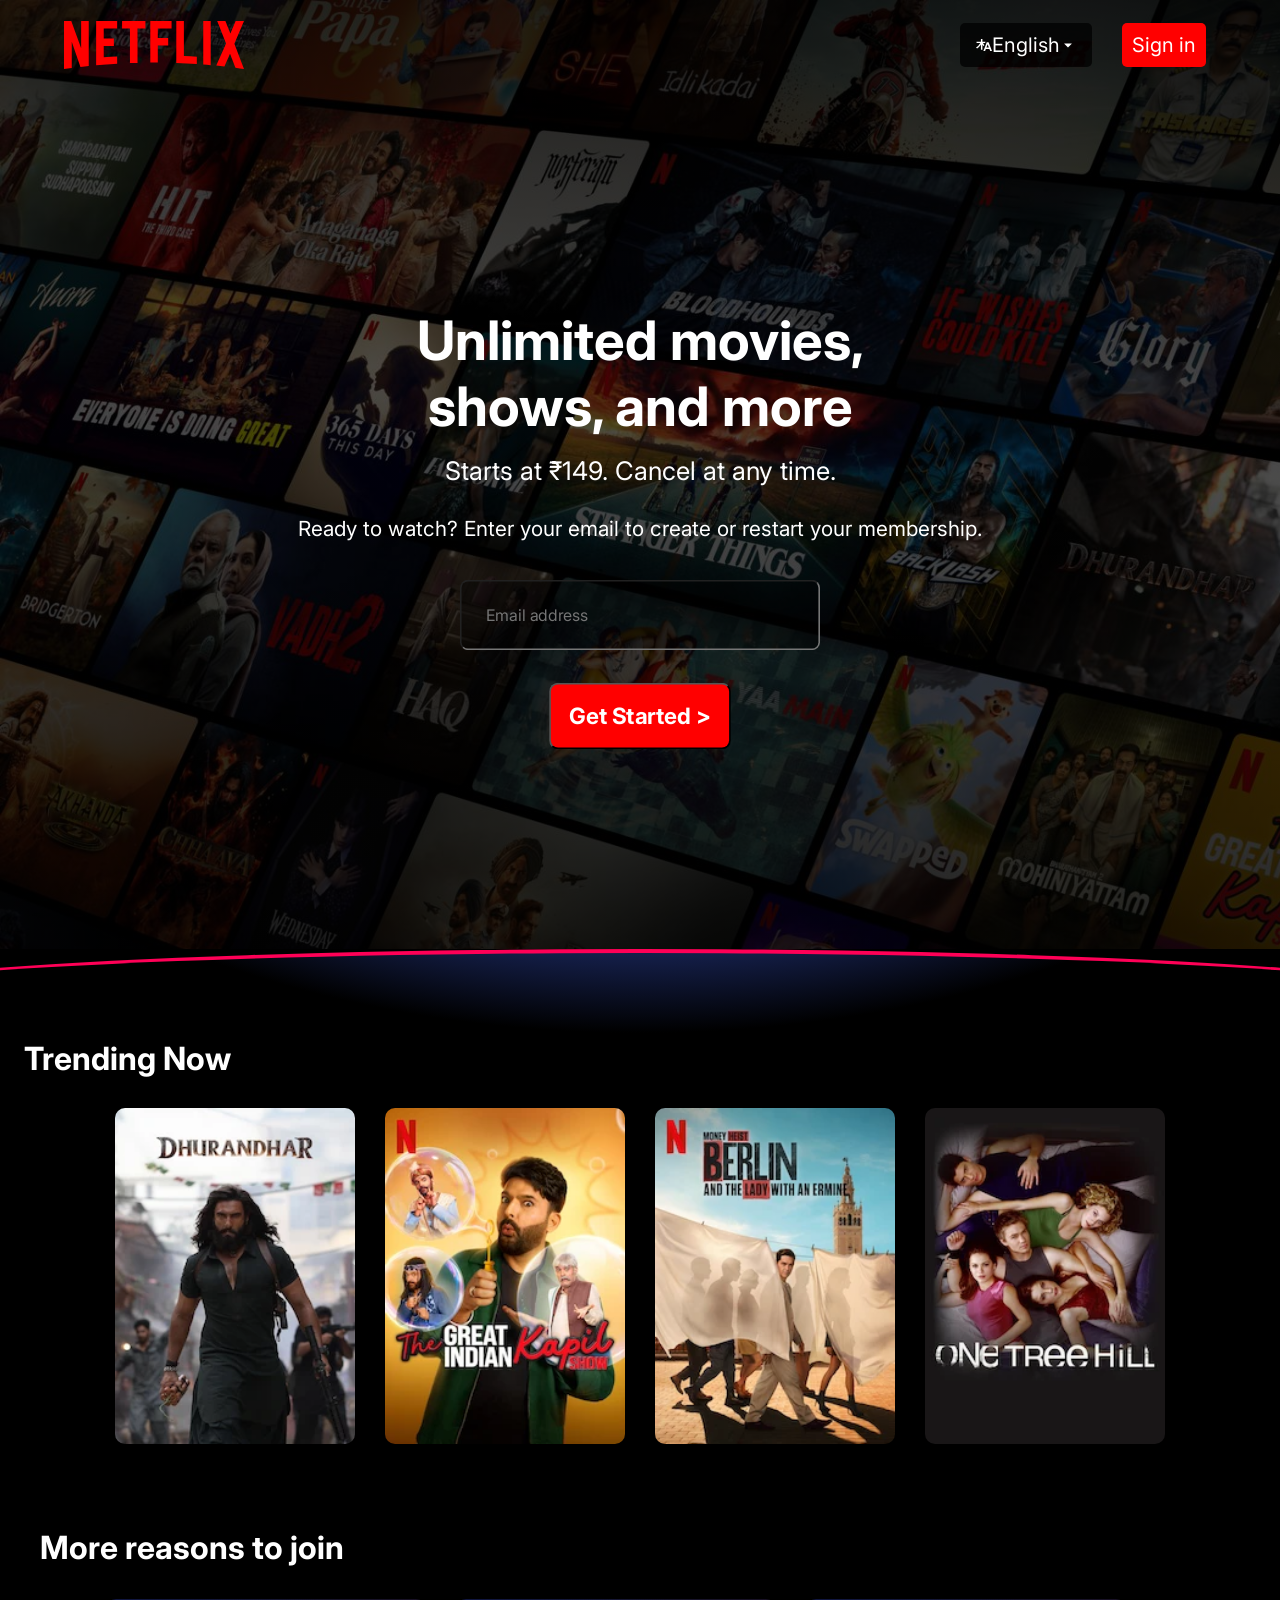
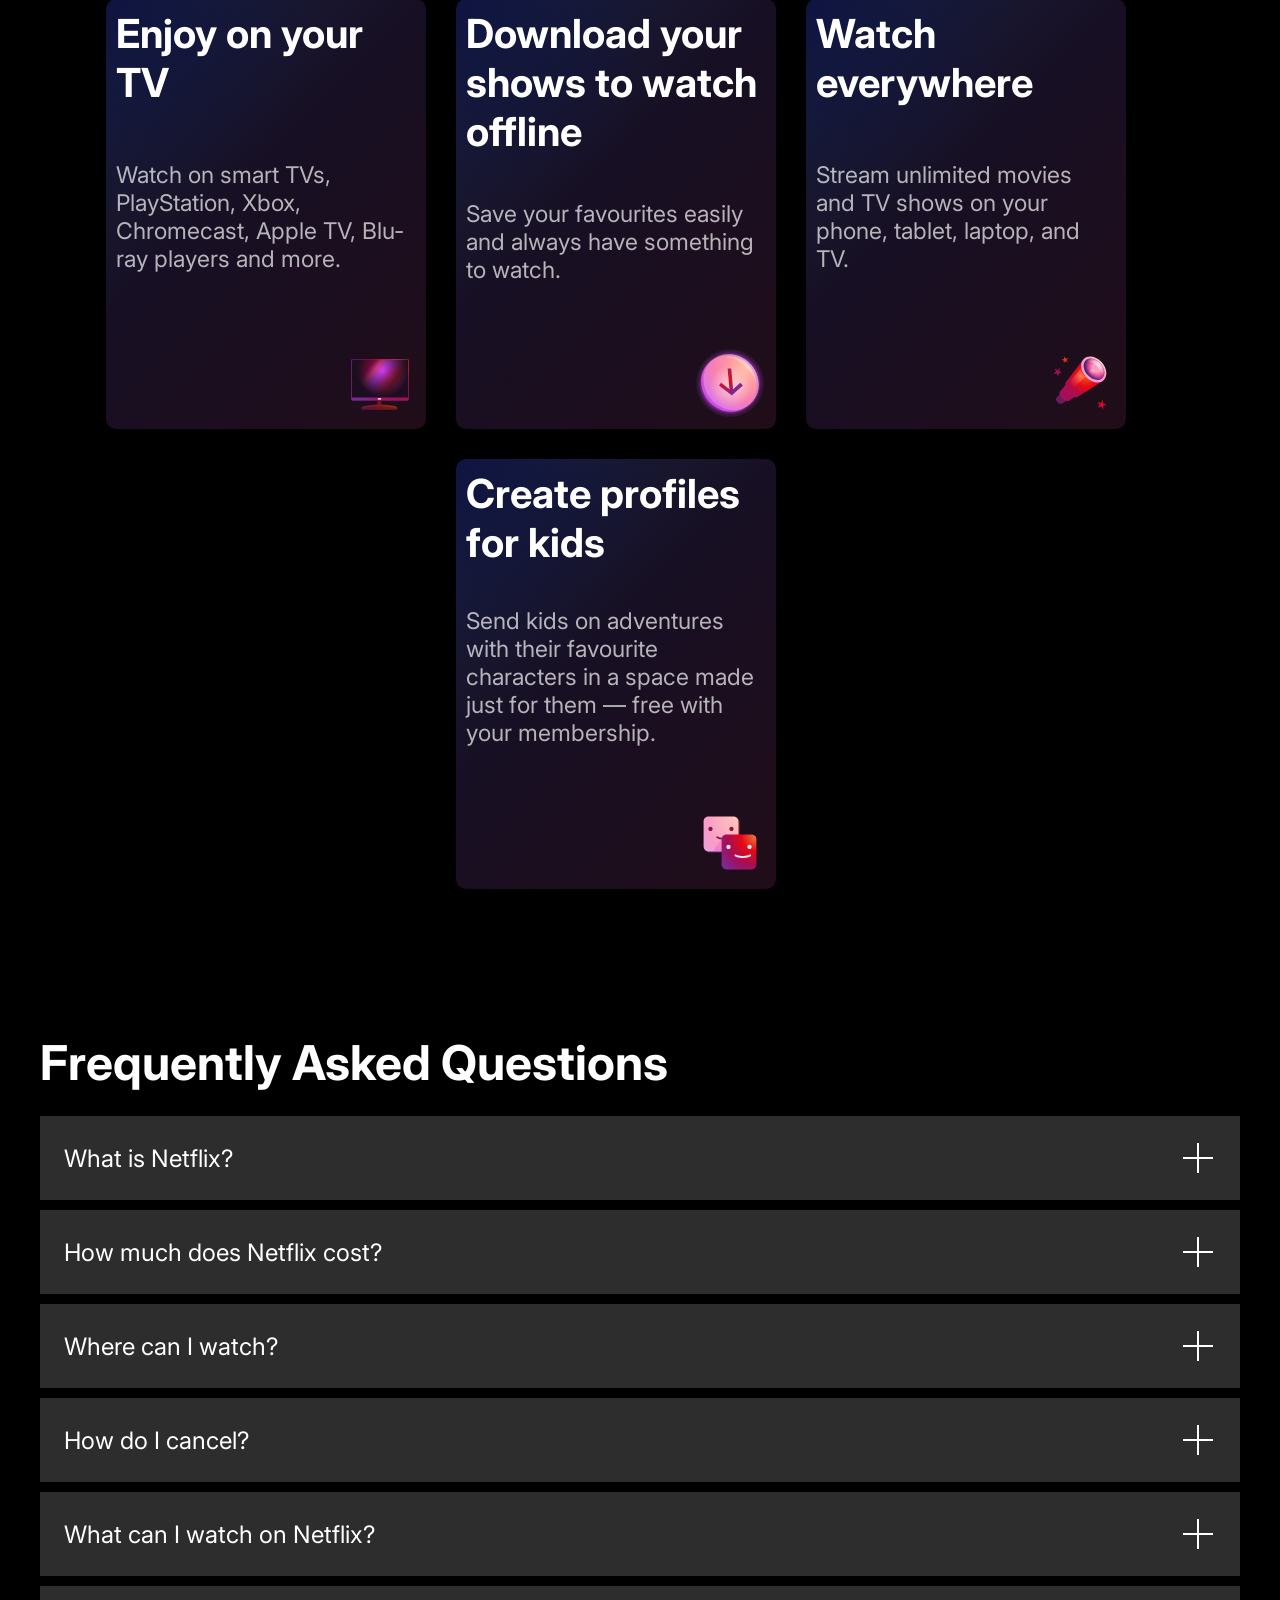
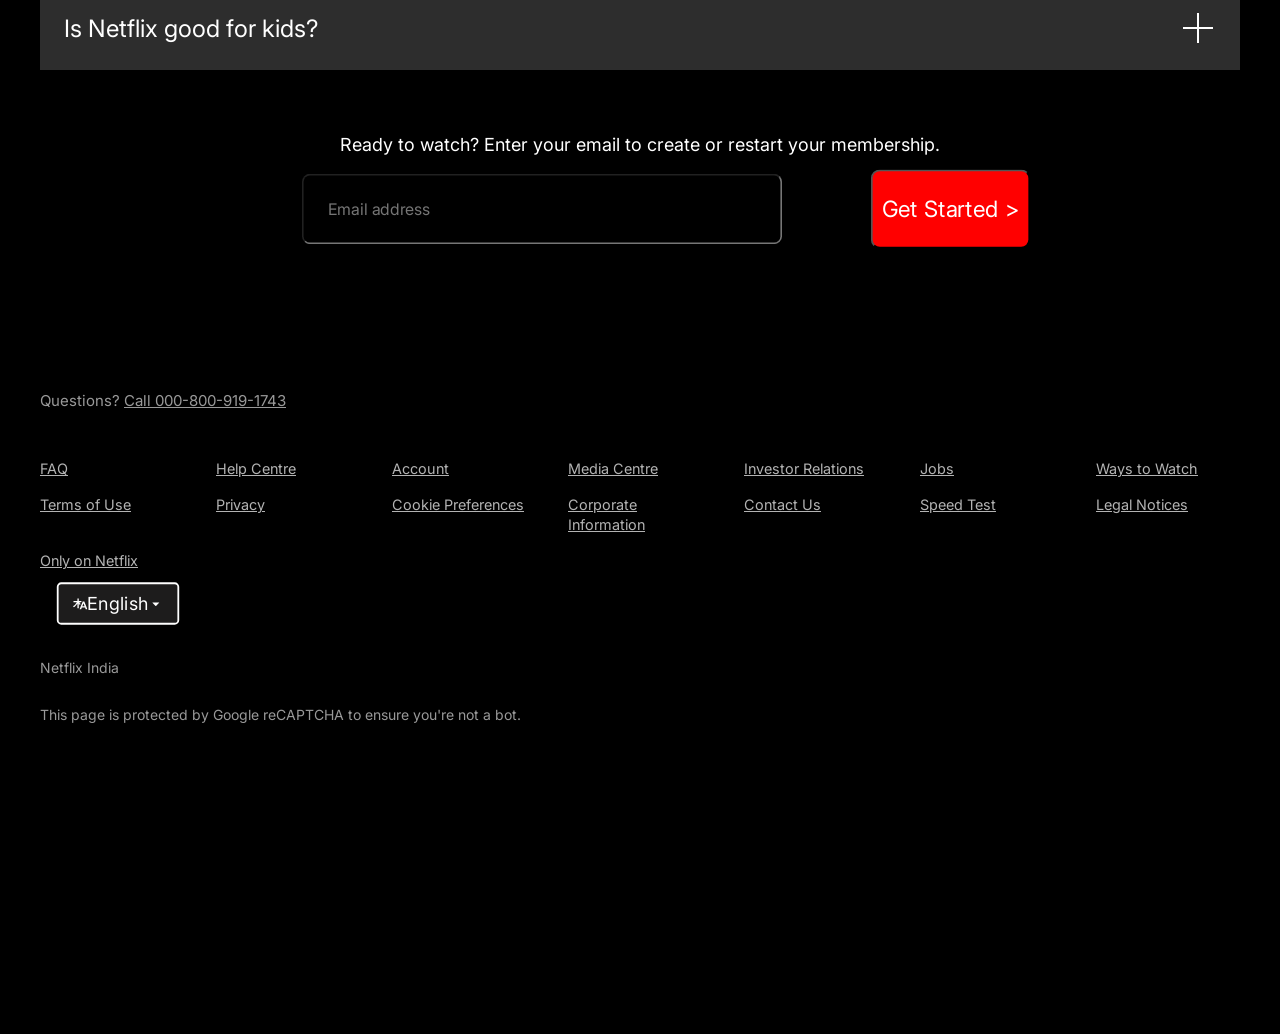
<file: 01_Netflix/index.html>
<!DOCTYPE html>
<html lang="en">
<head>
    <meta charset="UTF-8">
    <meta name="viewport" content="width=device-width, initial-scale=1.0">
    <title>Netflix India - Watch Shows Online, Watch Movies Online</title>
    <link rel="icon" href="favicon.ico" type="image/x-icon">
    <link rel="stylesheet" href="style.css">
    <style>
    @import url('https://fonts.googleapis.com/css2?family=Fira+Sans:ital,wght@0,100;0,200;0,300;0,400;0,500;0,600;0,700;0,800;0,900;1,100;1,200;1,300;1,400;1,500;1,600;1,700;1,800;1,900&family=Inter:ital,opsz,wght@0,14..32,100..900;1,14..32,100..900&family=Poppins:ital,wght@0,100;0,200;0,300;0,400;0,500;0,600;0,700;0,800;0,900;1,100;1,200;1,300;1,400;1,500;1,600;1,700;1,800;1,900&family=Roboto:ital,wght@0,100..900;1,100..900&display=swap');
    </style>
</head>
<body>
    <div class="background">
        <div class="box">
            <div class="nav">
                <div class="left"><img src="Assets/logo (1).svg"></div>
                <div class="right">
                    <button class="eng">
                        <svg viewBox="0 0 16 16" width="16" height="16" data-icon="LanguagesSmall" data-icon-id=":R8pbaml6lalalalb96:" aria-hidden="true" xmlns="http://www.w3.org/2000/svg" fill="none" role="img"><path fill="currentColor" fill-rule="evenodd" d="M10.77 5.33 10.5 6 9.34 8.94l-.57 1.44L7.33 14h1.78l.73-1.97h3.58l.74 1.97H16l-3.43-8.67zm-.15 4.6-.24.63h2.51l-1.26-3.35zm-1.1-5.09.1-.19h-3.2V2h-1.5v2.65H.55V6h3.77A11 11 0 0 1 0 10.43c.33.28.81.8 1.05 1.16 1.5-.91 2.85-2.36 3.88-4.02v5.1h1.49V7.52q.6.95 1.33 1.8l.57-1.43a12 12 0 0 1-1.34-1.9h2.09z" clip-rule="evenodd"></path></svg>
                        <span class="lang-text">
                        English
                        </span>
                        <svg viewBox="0 0 16 16" width="16" height="16" data-icon="CaretDownSmall" data-icon-id=":R9pbaml6lalalalb96:" aria-hidden="true" xmlns="http://www.w3.org/2000/svg" fill="none" role="img"><path fill="currentColor" fill-rule="evenodd" d="M11.6 6.5c.15 0 .22.18.12.28l-3.48 3.48a.33.33 0 0 1-.48 0L4.28 6.78a.17.17 0 0 1 .12-.28z" clip-rule="evenodd"></path></svg>
                    </button>
                    <button class="signin" onclick="window.location.href='signin.html'">Sign in</button>
                </div>
            </div>
            <div class="middle">
            <div class="body">
                <div class="heading1 main_text">
                <h1><b>Unlimited movies,</b></h1>
                </div>
                <div class="heading2 main_text">
                    <h1><b>shows, and more</b></h1>
               </div>
                <div class="text1">Starts at ₹149. Cancel at any time.</div>
                <div class="text2">
                    <p>Ready to watch? Enter your email to create or restart your membership.</p>
                </div>
                <div class="inputs">
                    <input type="email" placeholder="Email address" class="mail">
                    <button class="start"><b>Get Started ></b></button>
                </div>
            </div>
            </div>
            <div class="divider"></div>
        </div>
    </div>
    <div class="section2">
        <div class="trending">
        <h2 class="trends">Trending Now</h2>
        <ul class="posters" type="none">
            <li><img src="Assets/imgs/Dhurandar.webp" alt=""></li>
            <li><img src="Assets/imgs/Kapil show.webp" alt=""></li>
            <li><img src="Assets/imgs/Berlin.webp" alt=""></li>
            <li><img src="Assets/imgs/One Tree Hill.webp" alt=""></li>
        </ul>
        </div>
        <div class="heading3">
           <h2 class="reasons">More reasons to join</h2>
           <ul class="about" type="none">
            <li class="tv">
                <div class="card">
                  <h3>Enjoy on your TV</h3> 
                  <p>Watch on smart TVs, PlayStation, Xbox, Chromecast, Apple TV, Blu-ray players and more.</p>
                  <div>
                    <svg width="72" height="72" viewBox="0 0 72 72" fill="none"><g id="television-core-small"><path id="Vector" fill-rule="evenodd" clip-rule="evenodd" d="M37.2 53.3992C37.2 52.7365 36.6628 52.1992 36 52.1992H34.8C34.1373 52.1992 33.6 52.7365 33.6 53.3992V56.2636C33.6 56.9129 33.0834 57.4433 32.4347 57.4739C30.3013 57.5744 28.1719 57.7834 26.0546 58.1011L19.444 59.0926C18.2692 59.2688 17.4 60.2782 17.4 61.4662V62.0992C17.4 62.4304 17.6686 62.6992 18 62.6992H52.8C53.1314 62.6992 53.4 62.4304 53.4 62.0992V61.4662C53.4 60.2782 52.5309 59.2688 51.3561 59.0926L44.7454 58.1011C42.6282 57.7834 40.4987 57.5744 38.3653 57.4739C37.7167 57.4433 37.2 56.9129 37.2 56.2636V53.3992Z" fill="url(#paint0_radial_5179_1308)"></path><path id="Vector_2" d="M18.6 60.7388C18.6 60.2306 18.9587 59.796 19.4602 59.711C22.0196 59.2775 29.7585 58.0508 35.4 58.0508C41.0415 58.0508 48.7804 59.2775 51.3398 59.711C51.8412 59.796 52.2 60.2306 52.2 60.7388C52.2 60.902 52.0575 61.0268 51.8967 61.0004C50.1219 60.707 40.9704 59.2409 35.4 59.2409C29.8295 59.2409 20.678 60.707 18.9033 61.0004C18.7425 61.0268 18.6 60.902 18.6 60.7388Z" fill="url(#paint1_radial_5179_1308)"></path><path id="Vector_3" d="M63 12H8.99995C8.00584 12 7.19995 12.8059 7.19995 13.8V51.6C7.19995 52.5941 8.00584 53.4 8.99995 53.4H63C63.9941 53.4 64.8 52.5941 64.8 51.6V13.8C64.8 12.8059 63.9941 12 63 12Z" fill="url(#paint2_linear_5179_1308)"></path><path id="Vector_4" d="M63 12H8.99995C8.00584 12 7.19995 12.8059 7.19995 13.8V51.6C7.19995 52.5941 8.00584 53.4 8.99995 53.4H63C63.9941 53.4 64.8 52.5941 64.8 51.6V13.8C64.8 12.8059 63.9941 12 63 12Z" fill="url(#paint3_radial_5179_1308)"></path><path id="Vector_5" fill-rule="evenodd" clip-rule="evenodd" d="M8.99995 12.6H63C63.663 12.6 64.2 13.1372 64.2 13.8V50.4H7.79995V13.8C7.79995 13.1372 8.33719 12.6 8.99995 12.6ZM7.19995 50.4V13.8C7.19995 12.8059 8.00581 12 8.99995 12H63C63.9942 12 64.8 12.8059 64.8 13.8V50.4V51.6C64.8 52.5941 63.9942 53.4 63 53.4H8.99995C8.00581 53.4 7.19995 52.5941 7.19995 51.6V50.4Z" fill="url(#paint4_radial_5179_1308)"></path><path id="Vector_6" d="M35.4 52.8C36.3941 52.8 37.2 52.3971 37.2 51.9C37.2 51.4029 36.3941 51 35.4 51C34.4059 51 33.6 51.4029 33.6 51.9C33.6 52.3971 34.4059 52.8 35.4 52.8Z" fill="url(#paint5_radial_5179_1308)"></path></g><defs><radialGradient id="paint0_radial_5179_1308" cx="0" cy="0" r="1" gradientUnits="userSpaceOnUse" gradientTransform="translate(50.3269 49.3723) rotate(118.526) scale(55.1579 46.2871)"><stop stop-color="#802600"></stop><stop offset="0.333333" stop-color="#6F181D"></stop><stop offset="0.666667" stop-color="#5B1333"></stop><stop offset="1" stop-color="#391945"></stop></radialGradient><radialGradient id="paint1_radial_5179_1308" cx="0" cy="0" r="1" gradientUnits="userSpaceOnUse" gradientTransform="translate(48.1077 53.6128) rotate(158.116) scale(32.7275 42.219)"><stop stop-color="#99421D"></stop><stop offset="0.333333" stop-color="#99161D"></stop><stop offset="0.666667" stop-color="#7D1845"></stop><stop offset="1" stop-color="#59216E"></stop></radialGradient><linearGradient id="paint2_linear_5179_1308" x1="10.4727" y1="14.9572" x2="56.1755" y2="51.4814" gradientUnits="userSpaceOnUse"><stop stop-color="#99161D"></stop><stop offset="0.245283" stop-color="#CA005B"></stop><stop offset="0.346698" stop-color="#FF479A"></stop><stop offset="0.46934" stop-color="#CC3CFF"></stop><stop offset="0.735849" stop-color="#BC1A22"></stop><stop offset="1" stop-color="#C94FF5"></stop></linearGradient><radialGradient id="paint3_radial_5179_1308" cx="0" cy="0" r="1" gradientUnits="userSpaceOnUse" gradientTransform="translate(38.6181 23.8286) rotate(90) scale(25.9571 25.8545)"><stop stop-color="#1C0E20" stop-opacity="0"></stop><stop offset="1" stop-color="#1C0E20"></stop></radialGradient><radialGradient id="paint4_radial_5179_1308" cx="0" cy="0" r="1" gradientUnits="userSpaceOnUse" gradientTransform="translate(54 20.1938) rotate(144.293) scale(47.2897 44.8232)"><stop stop-color="#EF7744"></stop><stop offset="0.333333" stop-color="#E50914"></stop><stop offset="0.666667" stop-color="#A70D53"></stop><stop offset="1" stop-color="#792A95"></stop></radialGradient><radialGradient id="paint5_radial_5179_1308" cx="0" cy="0" r="1" gradientUnits="userSpaceOnUse" gradientTransform="translate(36.525 51.3562) rotate(135) scale(4.58735)"><stop stop-color="#FFDCCC"></stop><stop offset="0.333333" stop-color="#FFBDC0"></stop><stop offset="0.666667" stop-color="#F89DC6"></stop><stop offset="1" stop-color="#E4A1FA"></stop></radialGradient></defs></svg>
                  </div> 
                </div>
            </li>
            <li class="donwload">
                <div class="card">
                  <h3>Download your shows to watch offline</h3> 
                  <p>Save your favourites easily and always have something to watch.</p>
                  <div>
                    <svg width="72" height="72" viewBox="0 0 72 72" fill="none"><g id="download-core-small"><path id="Vector" d="M36 70.2008C54.8882 70.2008 70.2001 54.8889 70.2001 36.0008C70.2001 17.1126 54.8882 1.80078 36 1.80078C17.1119 1.80078 1.80005 17.1126 1.80005 36.0008C1.80005 54.8889 17.1119 70.2008 36 70.2008Z" fill="url(#paint0_radial_5179_7940)"></path><path id="Vector_2" opacity="0.4" d="M64.7658 36.195C65.5206 51.5916 53.7908 63.5824 38.5668 62.977C23.3428 62.3722 10.3893 49.4 9.63446 34.0034C8.87954 18.6068 20.6091 6.61594 35.8331 7.22116C51.0571 7.82638 64.0104 20.7984 64.7658 36.195Z" fill="url(#paint1_radial_5179_7940)"></path><path id="Vector_3" d="M62.3657 37.9958C63.1205 53.3924 51.3908 65.3832 36.1668 64.7778C20.9428 64.173 7.9893 51.2008 7.23444 35.8041C6.47952 20.4075 18.2091 8.41672 33.4331 9.02194C48.6571 9.62716 61.6103 22.5992 62.3657 37.9958Z" fill="url(#paint2_radial_5179_7940)"></path><path id="Vector_4" opacity="0.5" d="M64.7658 36.195C65.5206 51.5916 53.7908 63.5824 38.5668 62.977C23.3428 62.3722 10.3893 49.4 9.63446 34.0034C8.87954 18.6068 20.6091 6.61594 35.8331 7.22116C51.0571 7.82638 64.0104 20.7984 64.7658 36.195Z" fill="url(#paint3_radial_5179_7940)"></path><path id="Vector_5" opacity="0.6" d="M36.9 60.6C48.6636 60.6 58.2 51.0637 58.2 39.3C58.2 27.5363 48.6636 18 36.9 18C25.1363 18 15.6 27.5363 15.6 39.3C15.6 51.0637 25.1363 60.6 36.9 60.6Z" fill="url(#paint4_radial_5179_7940)"></path><path id="Vector_6" fill-rule="evenodd" clip-rule="evenodd" d="M39.0849 42.2727L46.3387 35.76L48.8945 38.5142L38.9118 47.477L37.8466 48.4333L36.6071 47.477L24.9899 38.5142L27.0434 35.76L35.4849 42.2727L33.6 21.6016H37.2L39.0849 42.2727Z" fill="url(#paint5_radial_5179_7940)"></path><path id="Vector_7" opacity="0.4" fill-rule="evenodd" clip-rule="evenodd" d="M61.6566 34.9618C61.7832 35.3893 62.391 35.3233 62.3694 34.878C61.6962 21.1369 50.1509 9.55975 36.5817 9.01957C34.4606 8.93515 32.4155 9.12541 30.4772 9.55909C30.0745 9.64915 30.1575 10.2082 30.5697 10.2246C45.0094 10.7979 57.6246 21.2971 61.6566 34.9618Z" fill="url(#paint6_radial_5179_7940)"></path></g><defs><radialGradient id="paint0_radial_5179_7940" cx="0" cy="0" r="1" gradientUnits="userSpaceOnUse" gradientTransform="translate(36.0001 36.1837) rotate(-90) scale(34.3829)"><stop offset="0.782019" stop-color="#982DBE"></stop><stop offset="0.906819" stop-color="#B038DC" stop-opacity="0.2"></stop><stop offset="1" stop-color="#E4A1FA" stop-opacity="0"></stop></radialGradient><radialGradient id="paint1_radial_5179_7940" cx="0" cy="0" r="1" gradientUnits="userSpaceOnUse" gradientTransform="translate(52.9937 20.0992) rotate(135) scale(49.9836)"><stop stop-color="#FFDCCC"></stop><stop offset="0.333333" stop-color="#FFBDC0"></stop><stop offset="0.666667" stop-color="#F89DC6"></stop><stop offset="1" stop-color="#E4A1FA"></stop></radialGradient><radialGradient id="paint2_radial_5179_7940" cx="0" cy="0" r="1" gradientUnits="userSpaceOnUse" gradientTransform="translate(52.7999 19.6937) rotate(135) scale(53.1037)"><stop stop-color="#FFA984"></stop><stop offset="0.333333" stop-color="#FF787F"></stop><stop offset="0.666667" stop-color="#F45FA2"></stop><stop offset="1" stop-color="#C44AF1"></stop></radialGradient><radialGradient id="paint3_radial_5179_7940" cx="0" cy="0" r="1" gradientUnits="userSpaceOnUse" gradientTransform="translate(52.9937 20.0992) rotate(135) scale(49.9836)"><stop stop-color="#FFDCCC"></stop><stop offset="0.333333" stop-color="#FFBDC0"></stop><stop offset="0.666667" stop-color="#F89DC6"></stop><stop offset="1" stop-color="#E4A1FA"></stop></radialGradient><radialGradient id="paint4_radial_5179_7940" cx="0" cy="0" r="1" gradientUnits="userSpaceOnUse" gradientTransform="translate(36.9 39.3) scale(21.3)"><stop stop-color="white"></stop><stop offset="1" stop-color="white" stop-opacity="0"></stop></radialGradient><radialGradient id="paint5_radial_5179_7940" cx="0" cy="0" r="1" gradientUnits="userSpaceOnUse" gradientTransform="translate(31.2 32.1016) rotate(39.5226) scale(15.5567)"><stop stop-color="#EF7744"></stop><stop offset="0.2406" stop-color="#E50914"></stop><stop offset="1" stop-color="#792A95"></stop></radialGradient><radialGradient id="paint6_radial_5179_7940" cx="0" cy="0" r="1" gradientUnits="userSpaceOnUse" gradientTransform="translate(50.7 21.3) rotate(-180) scale(30)"><stop stop-color="white"></stop><stop offset="1" stop-color="white" stop-opacity="0"></stop></radialGradient></defs></svg>
                  </div> 
                </div>
            </li>
            <li class="watch">
                <div class="card">
                 <h3>Watch everywhere</h3> 
                 <p>Stream unlimited movies and TV shows on your phone, tablet, laptop, and TV.</p>
                 <div>
                    <svg width="72" height="72" viewBox="0 0 72 72" fill="none"><g id="telescope-core-small"><path id="Vector" d="M24.0492 36.6016L33.6 46.3898L17.8029 56.8633C17.8029 56.8633 15.8891 57.6983 13.625 55.2638C11.361 52.8293 12.1235 51.238 12.1235 51.238L24.0492 36.6016Z" fill="url(#paint0_radial_5179_1664)"></path><path id="Vector_2" d="M25.0344 34.1992L36 46.151L25.0616 53.8043C25.0616 53.8043 21.8289 55.0984 18.0987 51.0172C14.3686 46.9358 15.9198 44.5105 15.9198 44.5105L25.0344 34.1992Z" fill="url(#paint1_radial_5179_1664)"></path><path id="Vector_3" d="M39 13.0195L59.1 33.6788L32.5325 50.4142C32.5325 50.4142 28.7459 50.2552 24.3978 45.4897C20.0498 40.7243 21.4096 35.8101 21.4096 35.8101L39 13.0195Z" fill="url(#paint2_radial_5179_1664)"></path><path id="Vector_4" d="M57.6709 15.3516C63.1044 21.2807 63.9858 29.2883 59.6386 33.2371C55.2916 37.186 47.3628 35.5806 41.9292 29.6515C36.4954 23.7224 35.6145 15.7148 39.9615 11.766C44.3084 7.81716 52.2372 9.42252 57.6709 15.3516Z" fill="url(#paint3_radial_5179_1664)"></path><path id="Vector_5" d="M58.3787 31.255C54.8121 34.5032 48.2143 33.0817 43.6421 28.0798C39.07 23.078 38.2547 16.39 41.8213 13.1419C45.3879 9.89364 51.9857 11.3152 56.5579 16.3171C61.1298 21.3189 61.9452 28.0069 58.3787 31.255Z" fill="url(#paint4_radial_5179_1664)"></path><path id="Vector_6" opacity="0.85" d="M59.6783 28.823C60.576 24.1785 59.6544 20.5934 56.1603 16.6199C52.6662 12.6464 47.3508 10.8657 43.7796 12.7598C39.371 15.098 48.3734 13.5961 53.4577 19.5815C57.8259 24.724 58.8516 33.1009 59.6783 28.823Z" fill="url(#paint5_radial_5179_1664)"></path><path id="Vector_7" opacity="0.4" d="M50.3979 25.2452C50.4549 26.7239 49.2932 27.7677 47.8032 27.5766C46.3131 27.3856 45.059 26.032 45.002 24.5532C44.945 23.0745 46.1067 22.0307 47.5968 22.2218C49.0868 22.4128 50.341 23.7664 50.3979 25.2452Z" fill="url(#paint6_radial_5179_1664)"></path><path id="Vector_8" opacity="0.6" d="M36.9217 21.0039L26.4258 34.3627C26.3297 36.4604 28.2903 39.5534 30.0334 40.8344L41.2345 29.9105C39.6 28.2005 36.9591 24.1025 36.9217 21.0039Z" fill="url(#paint7_radial_5179_1664)"></path><path id="Vector_9" fill-rule="evenodd" clip-rule="evenodd" d="M20.0576 9.60156L21.479 11.7187L24 11.0654L22.3575 13.0272L23.7789 15.1444L21.3424 14.2397L19.7 16.2016L19.8365 13.6806L17.4 12.7759L19.9209 12.1225L20.0576 9.60156ZM58.776 52.8016L58.9623 56.4685L62.4 57.4188L59.0774 58.7347L59.2637 62.4016L57.0239 59.548L53.7014 60.8638L55.6397 57.7843L53.4 54.9307L56.8377 55.8811L58.776 52.8016ZM15.206 24.2101L15.8768 21.0016L13.4793 23.1964L10.6853 21.5563L11.9975 24.553L9.59998 26.7478L12.8085 26.405L14.1207 29.4016L14.7915 26.1931L18 25.8502L15.206 24.2101Z" fill="url(#paint8_linear_5179_1664)"></path></g><defs><radialGradient id="paint0_radial_5179_1664" cx="0" cy="0" r="1" gradientUnits="userSpaceOnUse" gradientTransform="translate(36.6875 32.7016) rotate(135) scale(34.9134)"><stop stop-color="#99421D"></stop><stop offset="0.333333" stop-color="#99161D"></stop><stop offset="0.666667" stop-color="#7D1845"></stop><stop offset="1" stop-color="#59216E"></stop></radialGradient><radialGradient id="paint1_radial_5179_1664" cx="0" cy="0" r="1" gradientUnits="userSpaceOnUse" gradientTransform="translate(42.5937 27.2992) rotate(135) scale(44.5477 44.5279)"><stop stop-color="#EF7744"></stop><stop offset="0.333333" stop-color="#E50914"></stop><stop offset="0.666667" stop-color="#A70D53"></stop><stop offset="1" stop-color="#792A95"></stop></radialGradient><radialGradient id="paint2_radial_5179_1664" cx="0" cy="0" r="1" gradientUnits="userSpaceOnUse" gradientTransform="translate(42.3 29.106) rotate(135) scale(31.8127)"><stop stop-color="#FB540D"></stop><stop offset="0.333333" stop-color="#E50914"></stop><stop offset="0.666667" stop-color="#A70D53"></stop><stop offset="1" stop-color="#792A95"></stop></radialGradient><radialGradient id="paint3_radial_5179_1664" cx="0" cy="0" r="1" gradientUnits="userSpaceOnUse" gradientTransform="translate(57.675 14.7078) rotate(134.326) scale(24.0433 24.0367)"><stop stop-color="#FFDCCC"></stop><stop offset="0.333333" stop-color="#FFBDC0"></stop><stop offset="0.666667" stop-color="#F89DC6"></stop><stop offset="1" stop-color="#E4A1FA"></stop></radialGradient><radialGradient id="paint4_radial_5179_1664" cx="0" cy="0" r="1" gradientUnits="userSpaceOnUse" gradientTransform="translate(52.1305 21.273) rotate(141.875) scale(9.87138 12.8159)"><stop offset="0.307292" stop-color="#F89DC6"></stop><stop offset="0.645392" stop-color="#E75094"></stop><stop offset="1" stop-color="#59216E"></stop></radialGradient><radialGradient id="paint5_radial_5179_1664" cx="0" cy="0" r="1" gradientUnits="userSpaceOnUse" gradientTransform="translate(55.8 15.6) rotate(135) scale(13.1522)"><stop stop-color="white"></stop><stop offset="1" stop-color="white" stop-opacity="0"></stop></radialGradient><radialGradient id="paint6_radial_5179_1664" cx="0" cy="0" r="1" gradientUnits="userSpaceOnUse" gradientTransform="translate(49.2362 22.9648) rotate(131.079) scale(5.08644 6.006)"><stop stop-color="white"></stop><stop offset="1" stop-color="white" stop-opacity="0"></stop></radialGradient><radialGradient id="paint7_radial_5179_1664" cx="0" cy="0" r="1" gradientUnits="userSpaceOnUse" gradientTransform="translate(36.8758 29.1353) rotate(137.622) scale(13.5764)"><stop stop-color="#FFA984"></stop><stop offset="1" stop-color="#F7636B" stop-opacity="0"></stop></radialGradient><linearGradient id="paint8_linear_5179_1664" x1="44.65" y1="27.9016" x2="24.25" y2="48.3016" gradientUnits="userSpaceOnUse"><stop stop-color="#EF7744"></stop><stop offset="0.333333" stop-color="#E50914"></stop><stop offset="0.666667" stop-color="#A70D53"></stop><stop offset="1" stop-color="#792A95"></stop></linearGradient></defs></svg>
                 </div>  
                </div>
            </li>
            <li class="profiles">
                <div class="card">
                 <h3>Create profiles for kids</h3> 
                 <p>Send kids on adventures with their favourite characters in a space made just for them — free with your membership.</p>
                 <div>
                    <svg width="72" height="72" viewBox="0 0 72 72" fill="none"><g id="profiles-core-small"><path id="Vector" d="M10.8 15.6008C10.8 12.9499 12.949 10.8008 15.5999 10.8008H40.8C43.4509 10.8008 45.6 12.9498 45.6 15.6008V40.8007C45.6 43.4516 43.4509 45.6007 40.8 45.6007H15.6C12.949 45.6007 10.8 43.4517 10.8 40.8007V15.6008Z" fill="url(#paint0_radial_5179_7919)"></path><path id="Vector_2" d="M9.59998 14.4016C9.59998 11.7506 11.749 9.60162 14.4 9.60156H39.6C42.251 9.60156 44.4 11.7506 44.4 14.4016V39.6015C44.4 42.2525 42.251 44.4015 39.6 44.4015H14.4C11.749 44.4016 9.59998 42.2525 9.59998 39.6015V14.4016Z" fill="url(#paint1_radial_5179_7919)"></path><path id="Vector_3" d="M18.6 21.9008C18.6 23.0606 17.6598 24.0008 16.5 24.0008C15.3402 24.0008 14.4 23.0606 14.4 21.9008C14.4 20.741 15.3402 19.8008 16.5 19.8008C17.6598 19.8008 18.6 20.741 18.6 21.9008Z" fill="url(#paint2_radial_5179_7919)"></path><path id="Vector_4" d="M39.6 21.9008C39.6 23.0606 38.6598 24.0008 37.5 24.0008C36.3402 24.0008 35.4 23.0606 35.4 21.9008C35.4 20.741 36.3402 19.8008 37.5 19.8008C38.6598 19.8008 39.6 20.741 39.6 21.9008Z" fill="url(#paint3_radial_5179_7919)"></path><path id="Vector_5" d="M23.6713 29.4501C23.2437 29.1967 22.6917 29.3379 22.4383 29.7655C22.1848 30.1932 22.3261 30.7452 22.7537 30.9986C23.8254 31.6337 26.769 32.7744 30.6375 32.7744C34.506 32.7744 37.4497 31.6337 38.5213 30.9986C38.949 30.7452 39.0902 30.1932 38.8368 29.7655C38.5834 29.3379 38.0313 29.1967 37.6037 29.4501C36.8191 29.9151 34.194 30.9744 30.6375 30.9744C27.081 30.9744 24.456 29.9151 23.6713 29.4501Z" fill="url(#paint4_radial_5179_7919)"></path><path id="Vector_6" opacity="0.35" d="M19.2 44.4016H28.2L32.4 27.6016C30.2787 28.1801 28.4542 29.5387 27.2921 31.4053L19.2 44.4016Z" fill="url(#paint5_radial_5179_7919)"></path><path id="Vector_7" d="M27.6 32.4016C27.6 29.7506 29.749 27.6016 32.4 27.6016L57.6 27.6016C60.2508 27.6016 62.4 29.7506 62.4 32.4016V57.6015C62.4 60.2524 60.2508 62.4016 57.6 62.4016H32.4C29.749 62.4016 27.6 60.2524 27.6 57.6016V32.4016Z" fill="url(#paint6_radial_5179_7919)"></path><path id="Vector_8" d="M36.6 39.9008C36.6 41.0606 35.6598 42.0008 34.5 42.0008C33.3402 42.0008 32.4 41.0606 32.4 39.9008C32.4 38.741 33.3402 37.8008 34.5 37.8008C35.6598 37.8008 36.6 38.741 36.6 39.9008Z" fill="url(#paint7_radial_5179_7919)"></path><path id="Vector_9" d="M57.6 39.9008C57.6 41.0606 56.6598 42.0008 55.5 42.0008C54.3402 42.0008 53.4 41.0606 53.4 39.9008C53.4 38.741 54.3402 37.8008 55.5 37.8008C56.6598 37.8008 57.6 38.741 57.6 39.9008Z" fill="url(#paint8_radial_5179_7919)"></path><path id="Vector_10" d="M41.8213 47.6025C41.3937 47.349 40.8416 47.4903 40.5882 47.9179C40.3348 48.3455 40.476 48.8976 40.9037 49.1509C41.9753 49.786 44.919 50.9267 48.7875 50.9267C52.656 50.9267 55.5996 49.786 56.6713 49.1509C57.0989 48.8976 57.2402 48.3455 56.9867 47.9179C56.7333 47.4903 56.1813 47.349 55.7537 47.6025C54.969 48.0674 52.344 49.1267 48.7875 49.1267C45.231 49.1267 42.6059 48.0674 41.8213 47.6025Z" fill="url(#paint9_radial_5179_7919)"></path></g><defs><radialGradient id="paint0_radial_5179_7919" cx="0" cy="0" r="1" gradientUnits="userSpaceOnUse" gradientTransform="translate(39.075 17.6882) rotate(135) scale(32.8097)"><stop stop-color="#99421D"></stop><stop offset="0.333333" stop-color="#99161D"></stop><stop offset="0.666667" stop-color="#7D1845"></stop><stop offset="1" stop-color="#59216E"></stop></radialGradient><radialGradient id="paint1_radial_5179_7919" cx="0" cy="0" r="1" gradientUnits="userSpaceOnUse" gradientTransform="translate(62.4 8.70157) rotate(133.87) scale(75.3216)"><stop stop-color="#FFDCCC"></stop><stop offset="0.333333" stop-color="#FFBDC0"></stop><stop offset="0.666667" stop-color="#F89DC6"></stop><stop offset="1" stop-color="#E4A1FA"></stop></radialGradient><radialGradient id="paint2_radial_5179_7919" cx="0" cy="0" r="1" gradientUnits="userSpaceOnUse" gradientTransform="translate(60.3 11.1008) rotate(133.939) scale(68.7426 55.9547)"><stop stop-color="#99421D"></stop><stop offset="0.333333" stop-color="#99161D"></stop><stop offset="0.666667" stop-color="#7D1845"></stop><stop offset="1" stop-color="#59216E"></stop></radialGradient><radialGradient id="paint3_radial_5179_7919" cx="0" cy="0" r="1" gradientUnits="userSpaceOnUse" gradientTransform="translate(60.3 11.1008) rotate(133.939) scale(68.7426 55.9547)"><stop stop-color="#99421D"></stop><stop offset="0.333333" stop-color="#99161D"></stop><stop offset="0.666667" stop-color="#7D1845"></stop><stop offset="1" stop-color="#59216E"></stop></radialGradient><radialGradient id="paint4_radial_5179_7919" cx="0" cy="0" r="1" gradientUnits="userSpaceOnUse" gradientTransform="translate(60.3 11.0994) rotate(133.939) scale(68.7426 55.9548)"><stop stop-color="#99421D"></stop><stop offset="0.333333" stop-color="#99161D"></stop><stop offset="0.666667" stop-color="#7D1845"></stop><stop offset="1" stop-color="#59216E"></stop></radialGradient><radialGradient id="paint5_radial_5179_7919" cx="0" cy="0" r="1" gradientUnits="userSpaceOnUse" gradientTransform="translate(39.6 27.9016) rotate(135) scale(23.3345)"><stop stop-color="#FFA984"></stop><stop offset="0.333333" stop-color="#FF787F"></stop><stop offset="0.666667" stop-color="#F45FA2"></stop><stop offset="1" stop-color="#C44AF1"></stop></radialGradient><radialGradient id="paint6_radial_5179_7919" cx="0" cy="0" r="1" gradientUnits="userSpaceOnUse" gradientTransform="translate(61.8 29.7016) rotate(135) scale(43.2749)"><stop stop-color="#EF7744"></stop><stop offset="0.333333" stop-color="#E50914"></stop><stop offset="0.666667" stop-color="#A70D53"></stop><stop offset="1" stop-color="#792A95"></stop></radialGradient><radialGradient id="paint7_radial_5179_7919" cx="0" cy="0" r="1" gradientUnits="userSpaceOnUse" gradientTransform="translate(62.1 11.1008) rotate(137.146) scale(73.6614 60.3576)"><stop stop-color="#FFDCCC"></stop><stop offset="0.333333" stop-color="#FDF6F6"></stop><stop offset="0.666667" stop-color="#FADCE9"></stop><stop offset="1" stop-color="#E4A1FA"></stop></radialGradient><radialGradient id="paint8_radial_5179_7919" cx="0" cy="0" r="1" gradientUnits="userSpaceOnUse" gradientTransform="translate(62.1 11.1008) rotate(137.146) scale(73.6614 60.3576)"><stop stop-color="#FFDCCC"></stop><stop offset="0.333333" stop-color="#FDF6F6"></stop><stop offset="0.666667" stop-color="#FADCE9"></stop><stop offset="1" stop-color="#E4A1FA"></stop></radialGradient><radialGradient id="paint9_radial_5179_7919" cx="0" cy="0" r="1" gradientUnits="userSpaceOnUse" gradientTransform="translate(62.1 11.1017) rotate(137.146) scale(73.6614 60.3576)"><stop stop-color="#FFDCCC"></stop><stop offset="0.333333" stop-color="#FDF6F6"></stop><stop offset="0.666667" stop-color="#FADCE9"></stop><stop offset="1" stop-color="#E4A1FA"></stop></radialGradient></defs></svg>
                 </div>      
                </div>
            </li>
           </ul>
        </div>
    </div>
    <div class="section3">
        <h1 class="ques">Frequently Asked Questions</h1>
        <div class="questions">
            <div class="box2 one">
                <h2>What is Netflix?</h2>
                <svg viewBox="0 0 36 36" width="36" height="36" data-icon="PlusLarge" data-icon-id=":R16lad3alalaanb96:" aria-hidden="true" class="default-ltr-iqcdef-cache-1uxeys2" xmlns="http://www.w3.org/2000/svg" fill="none" role="img"><path fill="currentColor" fill-rule="evenodd" d="M17 17V3h2v14h14v2H19v14h-2V19H3v-2z" clip-rule="evenodd"></path></svg>
            </div>
            <div class=" answer">Netflix is a streaming service that offers a wide variety of award-winning TV shows, movies, anime, documentaries and more – on thousands of internet-connected devices.

            You can watch as much as you want, whenever you want, without a single ad – all for one low monthly price. There's always something new to discover, and new TV shows and movies are added every week!</div>
            <div class="box2 two">
                <h2>How much does Netflix cost?</h2>
                <svg viewBox="0 0 36 36" width="36" height="36" data-icon="PlusLarge" data-icon-id=":R16lad3alalaanb96:" aria-hidden="true" class="default-ltr-iqcdef-cache-1uxeys2" xmlns="http://www.w3.org/2000/svg" fill="none" role="img"><path fill="currentColor" fill-rule="evenodd" d="M17 17V3h2v14h14v2H19v14h-2V19H3v-2z" clip-rule="evenodd"></path></svg>
            </div>
            <div class=" answer">Watch Netflix on your smartphone, tablet, Smart TV, laptop, or streaming device, all for one fixed monthly fee. Plans range from ₹149 to ₹649/month.</div>
            <div class="box2 three">
                <h2>Where can I watch?</h2>
                <svg viewBox="0 0 36 36" width="36" height="36" data-icon="PlusLarge" data-icon-id=":R16lad3alalaanb96:" aria-hidden="true" class="default-ltr-iqcdef-cache-1uxeys2" xmlns="http://www.w3.org/2000/svg" fill="none" role="img"><path fill="currentColor" fill-rule="evenodd" d="M17 17V3h2v14h14v2H19v14h-2V19H3v-2z" clip-rule="evenodd"></path></svg>
            </div>
            <div class=" answer">Watch anywhere, anytime. Sign in with your Netflix account to watch instantly on the web at netflix.com from your personal computer or on any internet-connected device that offers the Netflix app, including smart TVs, smartphones, tablets, streaming media players and game consoles.

            You can also download your favourite shows with the iOS or Android app. Use downloads to watch while you're on the go and without an internet connection. Take Netflix with you anywhere.</div>
            <div class="box2 four">
                <h2>How do I cancel?</h2>
                <svg viewBox="0 0 36 36" width="36" height="36" data-icon="PlusLarge" data-icon-id=":R16lad3alalaanb96:" aria-hidden="true" class="default-ltr-iqcdef-cache-1uxeys2" xmlns="http://www.w3.org/2000/svg" fill="none" role="img"><path fill="currentColor" fill-rule="evenodd" d="M17 17V3h2v14h14v2H19v14h-2V19H3v-2z" clip-rule="evenodd"></path></svg>
            </div>
            <div class=" answer">Netflix is flexible. You can easily cancel your account online in two clicks. There are no cancellation fees – start or stop your account anytime.
            </div>
            <div class="box2 five">
                <h2>What can I watch on Netflix?</h2>
                <svg viewBox="0 0 36 36" width="36" height="36" data-icon="PlusLarge" data-icon-id=":R16lad3alalaanb96:" aria-hidden="true" class="default-ltr-iqcdef-cache-1uxeys2" xmlns="http://www.w3.org/2000/svg" fill="none" role="img"><path fill="currentColor" fill-rule="evenodd" d="M17 17V3h2v14h14v2H19v14h-2V19H3v-2z" clip-rule="evenodd"></path></svg>
            </div>
            <div class=" answer">Netflix has an extensive library of feature films, documentaries, shows, anime, award-winning Netflix originals, and more. Watch as much as you want, anytime you want.
            </div>
            <div class="box2 six">
                <h2>Is Netflix good for kids?</h2>
                <svg viewBox="0 0 36 36" width="36" height="36" data-icon="PlusLarge" data-icon-id=":R16lad3alalaanb96:" aria-hidden="true" class="default-ltr-iqcdef-cache-1uxeys2" xmlns="http://www.w3.org/2000/svg" fill="none" role="img"><path fill="currentColor" fill-rule="evenodd" d="M17 17V3h2v14h14v2H19v14h-2V19H3v-2z" clip-rule="evenodd"></path></svg>
            </div>
            <div class=" answer">The Netflix Kids experience is included in your membership to give parents control while kids enjoy family-friendly TV shows and films in their own space.

            Kids profiles come with PIN-protected parental controls that let you restrict the maturity rating of content kids can watch and block specific titles you don’t want kids to see.</div>
        </div>
    </div>
    <div class="section4">
        <p>Ready to watch? Enter your email to create or restart your membership.</p>
        <div class="mail2">
            <input type="email" placeholder="Email address" class="mail">
            <button class="start">Get Started ></button>
        </div>
        <div class="help">
            <p>Questions? <a href="#"> Call 000-800-919-1743</a></p>
        </div>
        <div class="links">
            <ul class="small_links">
                <li><a class="link1">FAQ</a></li>
                <li><a >Help Centre</a></li>
                <li><a >Account</a></li>
                <li><a >Media Centre</a></li>
                <li><a >Investor Relations</a></li>
                <li><a >Jobs</a></li>
                <li><a >Ways to Watch</a></li>
                <li><a >Terms of Use</a></li>
                <li><a >Privacy</a></li>
                <li><a >Cookie Preferences</a></li>
                <li><a >Corporate Information</a></li>
                <li><a >Contact Us</a></li>
                <li><a >Speed Test</a></li>
                <li><a >Legal Notices</a></li>
                <li><a >Only on Netflix</a></li>
            </ul>
        </div>
        <div class="eng2"><button class="eng">
                        <svg viewBox="0 0 16 16" width="16" height="16" data-icon="LanguagesSmall" data-icon-id=":R8pbaml6lalalalb96:" aria-hidden="true" xmlns="http://www.w3.org/2000/svg" fill="none" role="img"><path fill="currentColor" fill-rule="evenodd" d="M10.77 5.33 10.5 6 9.34 8.94l-.57 1.44L7.33 14h1.78l.73-1.97h3.58l.74 1.97H16l-3.43-8.67zm-.15 4.6-.24.63h2.51l-1.26-3.35zm-1.1-5.09.1-.19h-3.2V2h-1.5v2.65H.55V6h3.77A11 11 0 0 1 0 10.43c.33.28.81.8 1.05 1.16 1.5-.91 2.85-2.36 3.88-4.02v5.1h1.49V7.52q.6.95 1.33 1.8l.57-1.43a12 12 0 0 1-1.34-1.9h2.09z" clip-rule="evenodd"></path></svg>
                        <span class="lang-text">
                        English
                        </span>
                        <svg viewBox="0 0 16 16" width="16" height="16" data-icon="CaretDownSmall" data-icon-id=":R9pbaml6lalalalb96:" aria-hidden="true" xmlns="http://www.w3.org/2000/svg" fill="none" role="img"><path fill="currentColor" fill-rule="evenodd" d="M11.6 6.5c.15 0 .22.18.12.28l-3.48 3.48a.33.33 0 0 1-.48 0L4.28 6.78a.17.17 0 0 1 .12-.28z" clip-rule="evenodd"></path></svg>
                    </button></div>
        <div class="sitename"><p>Netflix India</p></div>
        <div class="bot">
            <p>This page is protected by Google reCAPTCHA to ensure you're not a bot.</p>
        </div>
    </div>
    <script src="script.js"></script>
</body>
</html>
</file>
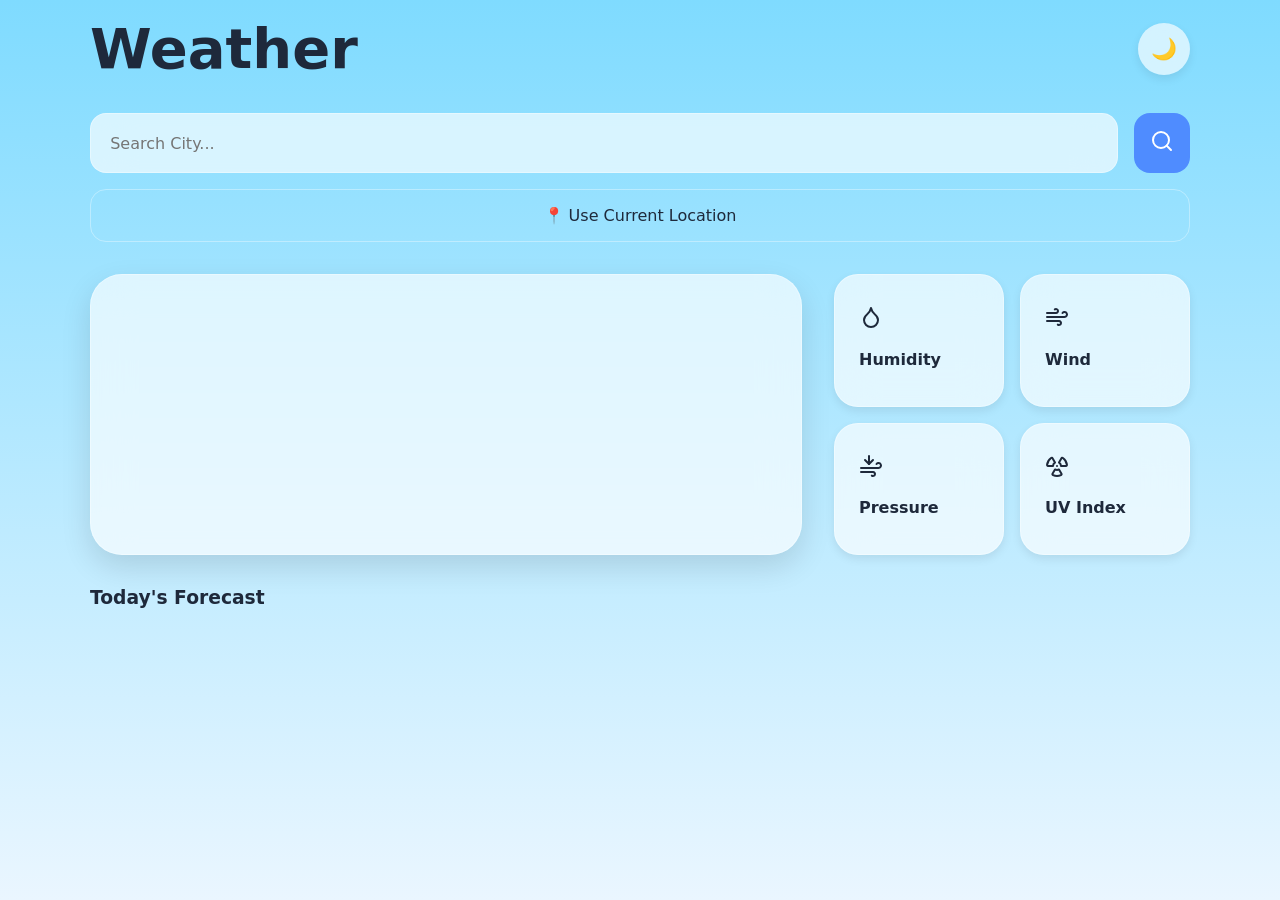
<file: 02_Weather Forecast/index.html>
<!doctype html>
<html lang="en">
  <head>
    <meta charset="UTF-8" />
    <meta name="viewport" content="width=device-width, initial-scale=1.0" />
    <title>Weather Forescast</title>
    <link rel="stylesheet" href="style.css" />
    <script src="script.js" defer></script>
    <link rel="icon" href="favicon-32x32.png">
  </head>
  <body>
    <main class="app">
      <!-- Header  -->
      <header class="header">
        <h1>Weather</h1>
        <button id="theme">🌙</button>
      </header>
      <!-- Search Section -->
      <section class="search-section">
        <div class="search-box">
          <input type="text" placeholder="Search City..." id="city-input" />
          <button id="search-btn">
            <svg
              xmlns="http://www.w3.org/2000/svg"
              width="24"
              height="24"
              viewBox="0 0 24 24"
              fill="none"
              stroke="currentColor"
              stroke-width="2"
              stroke-linecap="round"
              stroke-linejoin="round"
              class="lucide lucide-search-icon lucide-search"
            >
              <path d="m21 21-4.34-4.34" />
              <circle cx="11" cy="11" r="8" />
            </svg>
          </button>
        </div>
        <button id="location-btn">📍 Use Current Location</button>
      </section>
      <section class="hero">
        <!-- Weather Card  -->
        <section class="weather-card">
          <div class="weather-icon" id="weather-icon"></div>
          <div class="temperature" id="temperature"></div>
          <h2 id="city-name"></h2>
          <p id="weather-description"></p>
          <span id="feels-like"> </span>
        </section>
        <!-- Weather Details  -->
        <section class="details-grid">
          <div class="details-card">
            <span class="icon"><svg xmlns="http://www.w3.org/2000/svg" width="24" height="24" viewBox="0 0 24 24" fill="none" stroke="currentColor" stroke-width="2" stroke-linecap="round" stroke-linejoin="round" class="lucide lucide-droplet-icon lucide-droplet"><path d="M12 22a7 7 0 0 0 7-7c0-2-1-3.9-3-5.5s-3.5-4-4-6.5c-.5 2.5-2 4.9-4 6.5C6 11.1 5 13 5 15a7 7 0 0 0 7 7z"/></svg></span>
            <h4>Humidity</h4>
            <p id="Humidity"></p>
          </div>
          <div class="details-card">
            <span class="icon"><svg xmlns="http://www.w3.org/2000/svg" width="24" height="24" viewBox="0 0 24 24" fill="none" stroke="currentColor" stroke-width="2" stroke-linecap="round" stroke-linejoin="round" class="lucide lucide-wind-icon lucide-wind"><path d="M12.8 19.6A2 2 0 1 0 14 16H2"/><path d="M17.5 8a2.5 2.5 0 1 1 2 4H2"/><path d="M9.8 4.4A2 2 0 1 1 11 8H2"/></svg></span>
            <h4>Wind</h4>
            <p id="Wind"></p>
          </div>
          <div class="details-card">
            <span class="icon"><svg xmlns="http://www.w3.org/2000/svg" width="24" height="24" viewBox="0 0 24 24" fill="none" stroke="currentColor" stroke-width="2" stroke-linecap="round" stroke-linejoin="round" class="lucide lucide-wind-arrow-down-icon lucide-wind-arrow-down"><path d="M10 2v8"/><path d="M12.8 21.6A2 2 0 1 0 14 18H2"/><path d="M17.5 10a2.5 2.5 0 1 1 2 4H2"/><path d="m6 6 4 4 4-4"/></svg></span>
            <h4>Pressure</h4>
            <p id="Pressure"></p>
          </div>
          <div class="details-card">
            <span class="icon"><svg xmlns="http://www.w3.org/2000/svg" width="24" height="24" viewBox="0 0 24 24" fill="none" stroke="currentColor" stroke-width="2" stroke-linecap="round" stroke-linejoin="round" class="lucide lucide-radiation-icon lucide-radiation"><path d="M12 12h.01"/><path d="M14 15.4641a4 4 0 0 1-4 0L7.52786 19.74597 A 1 1 0 0 0 7.99303 21.16211 10 10 0 0 0 16.00697 21.16211 1 1 0 0 0 16.47214 19.74597z"/><path d="M16 12a4 4 0 0 0-2-3.464l2.472-4.282a1 1 0 0 1 1.46-.305 10 10 0 0 1 4.006 6.94A1 1 0 0 1 21 12z"/><path d="M8 12a4 4 0 0 1 2-3.464L7.528 4.254a1 1 0 0 0-1.46-.305 10 10 0 0 0-4.006 6.94A1 1 0 0 0 3 12z"/></svg></span>
            <h4>UV Index</h4>
            <p id="Index"></p>
          </div>
        </section>
      </section>
      <!-- Hourly forecast  -->
      <section class="hourly">
        <h3>Today's Forecast</h3>
        <div class="hourly-list"></div>
      </section>
    </main>
  </body>
</html>
</file>
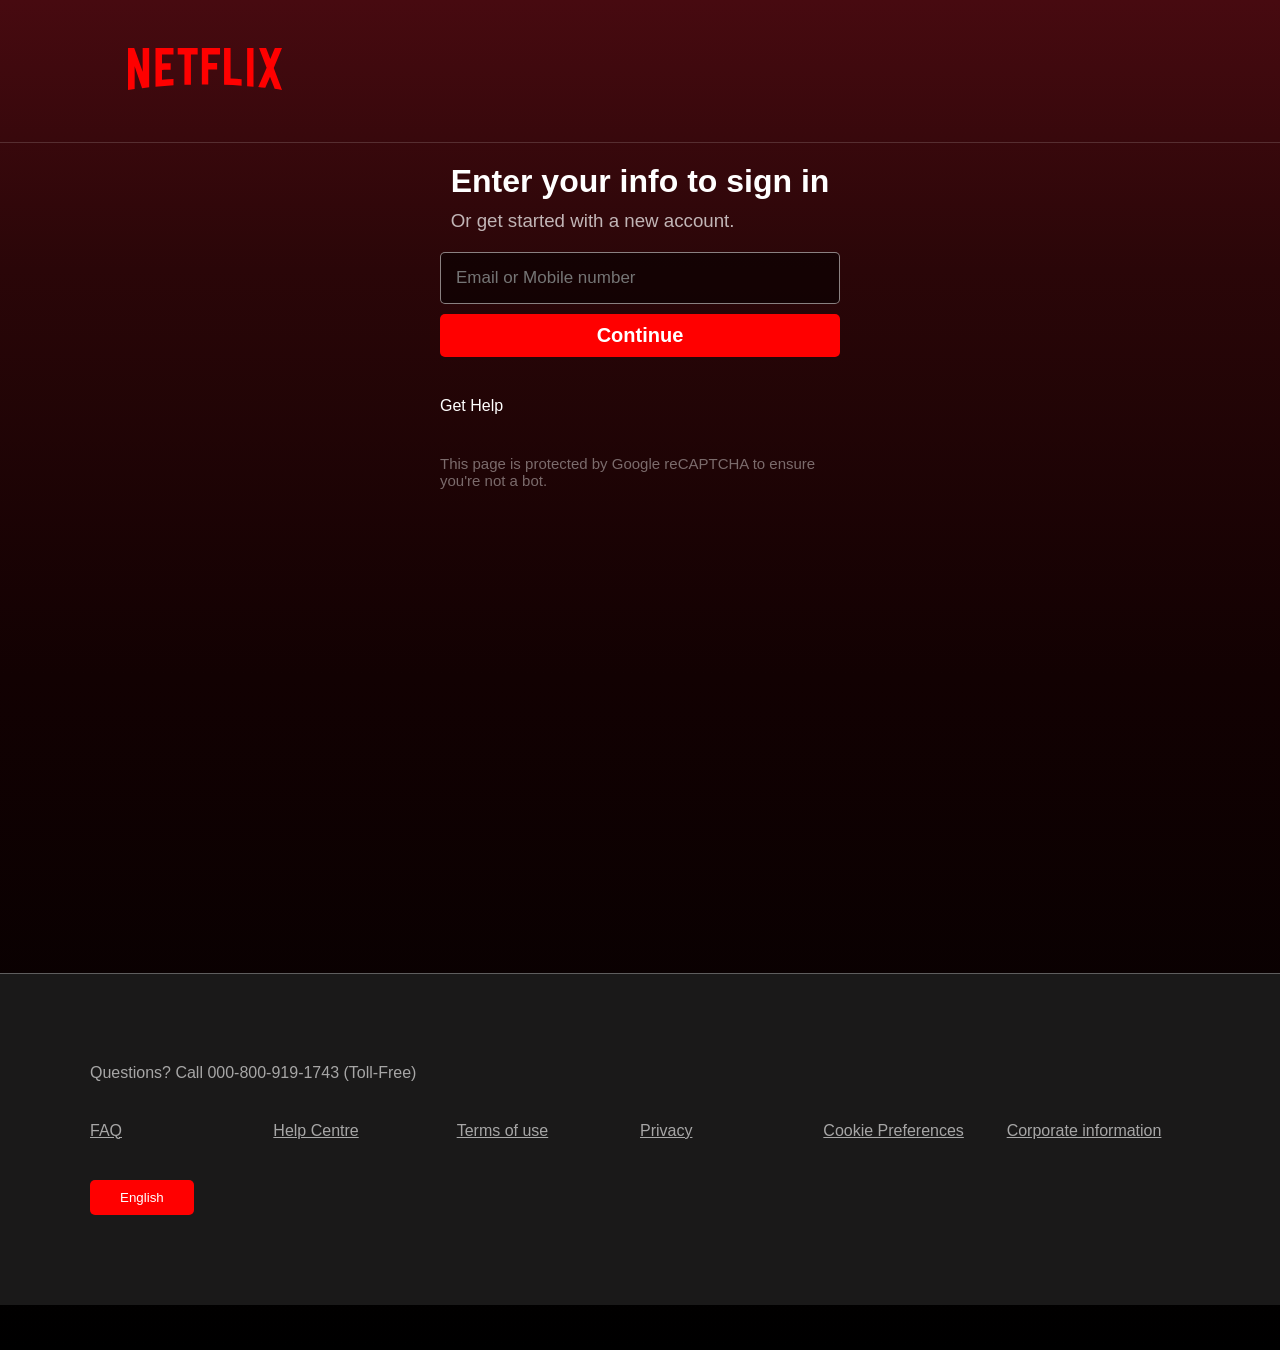
<file: 01_Netflix/signin.html>
<!DOCTYPE html>
<html lang="en">
<head>
    <meta charset="UTF-8">
    <meta name="viewport" content="width=device-width, initial-scale=1.0">
    <title>Netflix</title>
    <link rel="icon" href="favicon.ico" type="image/x-icon">
    <link rel="stylesheet" href="signin.css">
</head>
<body>
    <header>
        <div class="logo"><img src="Assets/logo (1).svg"></div>
    </header>
    <div class="container">
        <div class="box1">
        <h1 class="hero_text">Enter your info to sign in</h1>
        <h3 class="under_text">Or get started with a new account.</h3>
        </div>
        <div class="box2">
        <input type="email" placeholder="Email or Mobile number">
        <button>Continue</button>
        <p class="help">Get Help</p>
        <p class="bot">This page is protected by Google reCAPTCHA to ensure you're not a bot.</p>
        </div>
    </div>
    <footer>
        <main>
            <div class="ques">
                <p>Questions? Call 000-800-919-1743 (Toll-Free)</p>
            </div>
            <div class="grid">
                <a href="#">FAQ</a>
                <a href="#">Help Centre</a>
                <a href="#">Terms of use</a>
                <a href="#">Privacy</a>
                <a href="#">Cookie Preferences</a>
                <a href="#">Corporate information</a>
            </div>
            <div class="lang">
                <button>
                    English
                </button>
            </div>
        </main>
    </footer>
</body>
</html>
</file>
<file: 01_Netflix/style.css>
*{
    margin: 0;
    padding: 0;
    font-family:"Inter",sans-serif;
}
.background{
    background-image:url(Assets/imgs/background-img.jpg);
    min-height: 100vh;
    width: 100%;
    background-repeat: no-repeat;
    background-size: cover;
}
.box{
    min-height: 100vh;
    width: 100%;

    background-image: linear-gradient(
        7deg,
        rgba(0, 0, 0, 0.85) 10%,
        rgba(0, 0, 0, 0.6) 60%,
        rgba(0, 0, 0, 0.9) 100%
    );
}
.nav{
    min-height: 90px;
    box-sizing: border-box;
    padding-inline:clamp(1rem,5vw,10rem);
    max-width: 120rem;
    margin:0 auto -7.5rem auto;
    display: flex;
    justify-content: space-between;
    align-items: center;
    margin-bottom:30px ;
    flex-wrap: wrap;
}

.left{
    display: flex;
    align-items: center;
    justify-content: left;
}
.right{
    display: flex;
    justify-content: right;
    gap: 10px;
}
.signin{
    background-color: red;
    margin: 10px;
    padding: 10px;
    color:white;
    font-size: 20px;
    border-radius:5px;
    border:2px white ;
    cursor: pointer;
}
.eng{
    margin: 10px;
    background-color: rgba(0, 0, 0, 0.753);
    color: rgb(255, 255, 255);
    padding: 0.6rem 1rem;
    border-radius:5px;
    border:2px white ;
    display: flex;
    align-items: center;
    justify-content: space-around;
    font-size: 20px;
}
.middle{
    display: flex;
    justify-content: center;
}
.body{
    min-height: calc(100vh - 15vh);
    display: flex;
    flex-direction: column;
    justify-content: center;
    align-items: center;
    text-align: center;
    padding: 2rem;
}
.main_text{
    color: white;
    font-size:clamp(2rem,6vw,2.3rem);
    font-weight: 800;
}
.heading2{
    margin-bottom: 16px;
}
.text1{
    color: white;
    font-size: 1.8rem;
    margin-bottom: 30px;
}
.text2{
    color: white;
    font-size: 1.45rem;
    margin-bottom: 20px;
}
.inputs{
    display: flex;
    flex-wrap: wrap;
    align-items: center;
    justify-content: center;
}
.mail{
    max-width: 450px;
    width: 100%;
    background-color: rgba(0, 0, 0, 0.425);
    border-radius: 10px;
    color:rgb(255, 255, 255);
    font-size: 20px;
    margin: 10px;
    padding: 30px;
    box-sizing:border-box;
}
.start{
    background-color: red;
    margin: 10px;
    padding: 20px;
    font-size: 20px;
    border-radius: 10px;
    color: white;
    font-size: 25px;
}
.section2{
    background-color: black;
    padding-bottom: 5rem;
    display: flex;
    flex-direction: column;

}
.divider{
    position: relative;
    height: 90px;
    overflow: hidden;
    background-color: black;
}

.divider::before{
    content: "";

    position: absolute;

    width:100%;
    transform:scaleX(1.3);
    top: 0;

    height: 100px;

    border-top: 4px solid #ff0057;

    border-radius: 50%;

    background: radial-gradient(
        50% 500% at 50% -420%,
        rgba(64, 97, 231, 0.4) 80%,
        rgba(0, 0, 0, 0.1) 100%
    );
}
.trending{
    width: min(100% - 3rem,1200px);
    margin-inline: auto;
    display: flex;
    flex-direction: column;
    gap:30px;
}
.trends{
    color: white;
    font-size: 37px;
}
.posters{
    display:flex;
    color: white;
    gap: 30px;
    flex-wrap: wrap;
    justify-content:center;
}
.posters img:hover{
    transform: scale(1.05);
}
.posters img{
    width: 250px;
    border-radius: 10px;
    transition: transform 0.5s ease;
}
.heading3{
    display: flex;
    flex-direction: column;
    width: min(100% - 3rem,1200px);
    margin-inline: auto;
    margin-top: 5rem;

}
.reasons{
    color: white;
    font-size: 37px;
    margin-bottom: 2rem;
}
.about{
    color: white;
    display: flex;
    justify-content: center;
    gap:30px;
    flex-wrap: wrap;
    width: min(100% - 3rem,1200px);
    
}
.card{
    max-width: 300px;
    background:
    radial-gradient(
        circle at top left,
        rgba(13, 19, 65, 0.9),
        transparent 40%
    ),

    linear-gradient(
        135deg,
        #1b2240 0%,
        #170f23 45%,
        #210d19 100%
    );
    border-radius: 10px;
    display: flex;
    flex-direction: column;
    justify-content:space-between ;
    gap: 20px;
    padding: 10px;
    min-height: 410px;
    transition: transform 0.5s ease;
}
.card:hover{
    transform: scale(1.05);
}
.card h3{
    font-size: clamp(1.5rem, 4vw, 2.5rem);
    margin-bottom: 20px;
}
.card p{
    font-size: 23px;
    color: rgba(255, 255, 255, 0.685);
    margin-bottom: 40px;
}
.card div{
    display: flex;
    align-items:end;
    justify-content:right;
}

.left img{
    width: clamp(100px,25vw,180px);
}

@media (max-width:386px) {
    
    
}
.section3{
    background-color: black;
    color: white;
    padding: 4rem 0;
}

.section3 .ques{
    width: min(100% - 3rem, 1200px);
    margin-inline: auto;
    margin-bottom: 1.5rem;
    font-size: clamp(2rem,4vw,3rem);
}

.questions{
    width: min(100% - 3rem, 1200px);
    margin-inline: auto;

    display: flex;
    flex-direction: column;
    gap: 10px;
}
.answer{
    display: none;
    background-color: #2d2d2d;
    justify-content: space-between;
    align-items: center;

    padding: 1.5rem;
    
    font-size: clamp(20px,15px,25px);
    transition: background-color 0.3s ease;
    cursor: pointer;
}
.answer:hover{
    background-color: #414141;
}
.box2{
    background-color: #2d2d2d;

    display: flex;
    justify-content: space-between;
    align-items: center;
    padding: 1.5rem;

    transition: background-color 0.3s ease;
    cursor: pointer;
}

.box2:hover{
    background-color: #414141;
}

.box2 h2{
    font-weight: 400;
    font-size: clamp(1rem,2vw,1.5rem);
}

.box2 svg{
    flex-shrink: 0;
}
.section4{
    width: 100%;
    min-height: 100vh;   
    background-color: black;
    color: white;
    display: flex;
    flex-direction: column;
    align-items: center;
}
.section4 p{
    font-size: 18px;
}
.mail2{
    display: flex;
    justify-content: center;
    flex-wrap: wrap;
    width: 100%;    
    margin-bottom:clamp(8rem,5vh,10rem);
}
.mail2 input{
    max-width: 600px;
    width: 100%;
}
.mail2 button{
    padding: 10px;
    margin: 10px;
}
.help{
    display: flex;
    justify-content: left;
    width:min(100% - 3rem,1200px);
    margin-inline:auto;}
.help a, .help p{
    color: rgba(255, 255, 255, 0.6);
    font-size: 15px;
}
.links{
    display: flex;
    justify-content: left;
    width:min(100% - 3rem,1200px);
    margin-inline:auto;
    margin-top: 3rem;
}
.small_links{
    list-style: none;

    display: grid;

    grid-template-columns:
    repeat(auto-fit,minmax(140px,1fr));

    gap: 1rem 2rem;

    width: 100%;

    padding: 0;
}

.small_links a{
    color: rgba(255,255,255,0.7);
    font-size: 0.9rem;
    text-decoration: underline;
    cursor: pointer;
}
.eng2{
    display: flex;
    justify-content: left;
    width:min(100% - 3rem,1200px);
    margin-inline:auto;
}
.eng2 .eng{
    background-color:rgb(29, 28, 28);
    border: 2px solid white;
    scale: 0.9;
    margin-bottom: 2rem;
}
.sitename{
    width:min(100% - 3rem,1200px);
    margin-inline:auto;
    display: flex;
    justify-content: left;
    color: rgba(255, 255, 255, 0.6);
}
.sitename p{
    font-size: 14px;
}
.bot{
    display: flex;
    justify-content: left;
    width:min(100% - 3rem,1200px);
    margin-inline:auto;
}
.bot p{
    font-size: 14px;
    color:rgb(255, 255, 255,0.6);
    margin:30px 0px;
}












/*Media Queries📺🎥🎬📽🎦*/

/* 4K - 2560px*/
@media (max-width:2560px) {
    .main_text{
            /* font-size:clamp(2rem,6vw,2.3rem); */
            font-size: 3rem;
    }
    .text1{
        font-size: 2.5rem;    
    }
    .text2{
        font-size: 2rem;
    }
    .trending{
        width: min(100% - 3rem,1700px);
    }
    .posters img{
        width: 300px;
    }
    
}


/* Laptop L - 1440px*/
@media (max-width:1440px) {
    .main_text{
            /* font-size:clamp(2rem,6vw,2.3rem); */
            font-size: 1.7rem;
    }
    .text1{
        font-size: 1.6rem;    
    }
    .text2{
        font-size: 1.3rem;
    }
    .mail{
        scale:0.8;
    }
    .start{
        scale: 0.9;
    }
    .trending{
            width: min(100% - 3rem,1300px);
    }
    .posters img{
        width: 240px;
    }
    .reasons, .trends,.ques{
            font-size: 32px;
    }
}


/* Laptop - 1024px */
@media (max-width:1024px) {
    .main_text{
            /* font-size:clamp(2rem,6vw,2.3rem); */
            font-size: 1.5rem;
    }
    .text1{
        font-size: 1.4rem;    
    }
    .text2{
        font-size: 1.1rem;
    }
    .mail{
        scale:0.7;
    }
    .start{
        scale: 0.8;
    }
    .trending{
            width: min(100% - 3rem,1000px);
    }
    .posters img{
        width: 200px;
    }
    .reasons, .trends,.ques{
            font-size: 30px;
    }
}


/* Tablet - 786px */
@media (max-width:786px) {
    .nav{
        padding-inline:1rem;

    }
    .left img{
        width: 120px;
    }
    .eng, .signin{
        font-size:14px;
        padding: 0.5rem,0.8rem;
    }
    .main_text{
            /* font-size:clamp(2rem,6vw,2.3rem); */
            font-size: 1.3rem;
    }
    .mail{
        max-width: 300px;
        width: 100%;
    }
    .box2 h2{
        font-size: 20px;
    }
    .box2 svg{
        scale:0.7;
    }
    .box2 h2{
        font-size: 20px;
    }
    .box2 svg{
        scale:0.7;
    }
    .ques{
        font-size:25px;
    }
    .text1{
        font-size: 1.2rem;    
    }
    .text2{
        font-size: 1rem;
    }
    .trending{
            width: min(100% - 3rem,900px);
    }
    .posters img{
        width: 150px;
    }
    .card{
        max-width:250px;
    }
    .reasons, .trends,.ques{
            font-size: 27px;
    }
    .section4 p{
        font-size:15px;
        padding:2rem;
    }
}


/* Mobile L - 425px */
@media (max-width:425px) {
    .lang-text{
        display: none;
    }
    .left img{
        width: 100px;
    }
    .main_text{
            /* font-size:clamp(2rem,6vw,2.3rem); */
            font-size: 1.2rem;
    }
    .text1{
        font-size: 1rem;    
    }
    .text2{
        font-size: 0.8rem;
    }
    .mail{
        scale:0.7;
    }
    .start{
        scale: 0.6;
    }
    .card{
        max-width:230px;
    }
    .reasons, .trends,.ques{
            font-size: 25px;
    }
}


/* Mobile M - 375px */
@media (max-width:375px) {
    .main_text{
            /* font-size:clamp(2rem,6vw,2.3rem); */
            font-size: 1rem;
    }
    .reasons, .trends,.ques{
            font-size: 23px;
    }
}


/* Mobile S - 320px */
@media (max-width:320px) {
    .reasons, .trends,.ques{
            font-size:20px;
    }
    .ques{
        margin: 0px;
    }
}
</file>
<file: 02_Weather Forecast/style.css>
*{
    margin:0;
    padding:0;
    box-sizing:border-box;
}

html{
    scroll-behavior:smooth;
}

body{
    min-height:100vh;
    font-family:Inter,system-ui,sans-serif;
}
:root{

    /* Backgrounds */
    --bg:#F4F7FB;
    --surface:rgba(255,255,255,.65);
    --surface-solid:#FFFFFF;

    /* Brand */
    --primary:#4F8CFF;
    --primary-hover:#3778F5;
    --accent:#8EC5FC;

    /* Text */
    --text:#1E293B;
    --text-light:#64748B;
    --text-white:#FFFFFF;

    /* Borders */
    --border:rgba(255,255,255,.35);

    /* Weather */
    --sunny:#FDB813;
    --rain:#4A90E2;
    --snow:#DDEAF7;
    --storm:#6C63FF;

    /* States */
    --success:#22C55E;
    --warning:#FACC15;
    --danger:#EF4444;

    /* Shadows */
    --shadow-sm:0 4px 10px rgba(0,0,0,.08);
    --shadow-md:0 12px 30px rgba(0,0,0,.12);
    --shadow-lg:0 25px 60px rgba(0,0,0,.18);

    /* Radius */
    --radius-sm:10px;
    --radius-md:16px;
    --radius-lg:24px;
    --radius-xl:32px;

    /* Spacing */
    --space-xs:.5rem;
    --space-sm:1rem;
    --space-md:1.5rem;
    --space-lg:2rem;
    --space-xl:3rem;

    /* Animation */
    --transition:.35s ease;
}
.dark{

    --bg:#0F172A;
    --surface:rgba(30,41,59,.75);
    --surface-solid:#1E293B;

    --text:#F8FAFC;
    --text-light:#CBD5E1;

    --border:rgba(255,255,255,.08);

    --shadow-sm:0 4px 10px rgba(0,0,0,.35);
    --shadow-md:0 12px 30px rgba(0,0,0,.45);
    --shadow-lg:0 25px 60px rgba(0,0,0,.55);

}
body{

    background:linear-gradient(
        180deg,
        #7fdbff,
        #EAF6FF
    );


    color:var(--text);

    transition:
        background 0.8s ease,
        color .35s ease;
    padding: 1rem;

}
/* ☀️ Sunny */
body.sunny{
    background: linear-gradient(
        180deg,
        #6EC6FF 0%,
        #A8E6FF 45%,
        #FFF4C2 100%
    );
}

/* ☁️ Cloudy */
body.cloudy{
    background: linear-gradient(
        180deg,
        #AAB7C4 0%,
        #D6DEE5 45%,
        #EEF2F5 100%
    );
}

/* 🌫 Fog */
body.fog{
    background: linear-gradient(
        180deg,
        #BFC9D4 0%,
        #DCE3EA 50%,
        #F5F7FA 100%
    );
}

/* 🌧 Rain */
body.rain{
    background: linear-gradient(
        180deg,
        #4B6A88 0%,
        #6F8FAF 40%,
        #A7BDD6 100%
    );
}

/* ❄️ Snow */
body.snow{
    background: linear-gradient(
        180deg,
        #DCEEFF 0%,
        #EEF7FF 45%,
        #FFFFFF 100%
    );
}

/* ⛈ Storm */
body.storm{
    background: linear-gradient(
        180deg,
        #1B2430 0%,
        #334155 45%,
        #475569 100%
    );
}

/* 🌙 Night */
body.night{
    background: linear-gradient(
        180deg,
        #0F172A 0%,
        #1E3A8A 45%,
        #312E81 100%
    );
}
body.sunny .weather-card{
    box-shadow:0 20px 60px rgba(255,200,0,.25);
}

body.rain .weather-card{
    box-shadow:0 20px 60px rgba(0,0,0,.25);
}

body.storm .weather-card{
    box-shadow:0 20px 70px rgba(90,90,255,.25);
}

body.snow .weather-card{
    box-shadow:0 20px 60px rgba(255,255,255,.35);
}
button{

    border:none;

    outline:none;

    cursor:pointer;

    border-radius:var(--radius-md);

    transition:all var(--transition);

    font:inherit;

}
input{

    font:inherit;

    outline:none;

    border:none;

    transition:all var(--transition);

}

.app{

    width:min(1100px,90vw);

    margin: auto;

    display:flex;

    flex-direction:column;

    gap:2rem;

}
.header{

    display:flex;

    justify-content:space-between;

    align-items:center;

}
.header h1{

    font-size:clamp(2rem,5vw,3.5rem);

    font-weight:700;

}
#theme{

    width:52px;

    height:52px;

    border-radius:50%;

    background:var(--surface);

    backdrop-filter:blur(20px);

    box-shadow:var(--shadow-sm);

    font-size:1.3rem;

}
.search-section{

    display:flex;

    flex-direction:column;

    gap:1rem;

}
.search-box{

    display:flex;

    gap:1rem;

}
.search-box input{

    flex:1;

    padding:1rem 1.2rem;

    border-radius:var(--radius-md);

    background:var(--surface);

    border:1px solid var(--border);

    backdrop-filter:blur(20px);

    color:var(--text);

}
#search-btn{

    padding:1rem;

    background:var(--primary);

    color:white;

    border-radius:var(--radius-md);

}
#location-btn{

    padding:1rem;

    background:transparent;

    border:1px solid var(--border);

    border-radius:var(--radius-md);

    color:var(--text);

}
.weather-card{

    background:var(--surface);

    backdrop-filter:blur(20px);

    border:1px solid var(--border);

    border-radius:var(--radius-xl);

    padding:3rem;

    display:flex;

    flex-direction:column;
    justify-content: center;
    align-items:center;

    gap:1rem;

    box-shadow:var(--shadow-md);

}
.weather-icon{

    font-size:5rem;

}
.temperature{

    font-size:clamp(4rem,9vw,6rem);

    font-weight:700;

    line-height:1;

}
.weather-card h2{

    font-size:2rem;

    font-weight:600;

}
.weather-card p{

    color:var(--text-light);

    font-size:1.1rem;

}
.hero{

    display:grid;

    grid-template-columns:2fr 1fr;

    gap:2rem;

}
.details-grid{

    display:grid;

    grid-template-columns:repeat(2,1fr);

    gap:1rem;

}
.details-card{

    background:var(--surface);

    backdrop-filter:blur(20px);

    border:1px solid var(--border);

    border-radius:var(--radius-lg);

    padding:1.5rem;

    display:flex;

    flex-direction:column;

    gap:.8rem;

    box-shadow:var(--shadow-sm);

}
.details-card .icon{

    font-size:2rem;

}
.details-card p{

    font-size:1.6rem;

    font-weight:700;

}
.hourly-list{

    display:flex;

    gap:1rem;

    overflow-x:auto;

    padding-bottom:.5rem;

}
.hour-card{

    min-width:90px;

    background:var(--surface);

    border:1px solid var(--border);

    border-radius:var(--radius-lg);

    backdrop-filter:blur(20px);

    padding:1rem;

    display:flex;

    flex-direction:column;

    align-items:center;

    gap:.6rem;

}
.hour-card:hover{

    transform:translateY(-5px);
    background-color: var(--snow);
}
.hour-icon{

    font-size:4rem;

}
.hour-card p,span{

    font-size:1.3rem;

}
/* media Queries */
@media (max-width:768px){

    .hero{

        grid-template-columns:1fr;

    }

}
@media (max-width:480px){

    .details-grid{

        grid-template-columns:1fr;

    }

}
</file>
<file: 01_Netflix/signin.css>
*{
    margin: 0;
    padding: 0;
    font-family:"Inter",sans-serif;
    box-sizing: border-box;
}
body{
    min-height: 150vh;
    background:
    linear-gradient(
        #470a10 0%,
        #2a0608 20%,
        #120102 50%,
        #000 100%);
}
header{
    padding: clamp(1rem,5vw,3rem);
    padding-inline: 10vw;
    border-bottom: 1px solid rgba(255, 255, 255, 0.151);
}
.logo img{
    width:clamp(100px,12vw,400px);
}
.container{
    min-height: 90vh;  
    width: 100%;
    display: flex;
    align-items: center;
    flex-direction: column;
    gap: 20px;
    margin-top: 20px;
}
.box1{
    display: flex;
    flex-direction: column;
    gap: 10px;
    color: white;
}
.box2{
    display: flex;
    gap: 10px;
    flex-direction: column;
    color: white;
}
.under_text{
    color: rgba(255, 255, 255, 0.7);
    font-weight: 200;
}
.box2 input{
    background-color: rgba(0, 0, 0, 0.514);
    border: 1px solid rgba(255, 255, 255, 0.5);
    width: 100%;
    max-width: 400px;
    padding: 15px;
    border-radius: 5px;
    color: white;
    font-size: 17px;
}
.box2 button{
    background-color: red;
    color: white;
    border: 0px;
    border-radius: 5px;
    width: 100%;
    max-width: 400px;
    padding: 10px;
    font-size: 20px;
    font-weight: 700;
}
.box2 button:hover{
    background-color:#c11119;
    cursor:pointer;
}
.box2 p{
    width: 100%;
    max-width: 400px; 
    margin-top: 30px;
}
.box2 .bot{
    color: rgba(255, 255, 255, 0.411);
    font-size: 15px;
}
footer{
    background-color: rgb(26, 25, 25);
    padding: 90px;
    border-top: 1px solid rgba(255, 255, 255, 0.301);
}
footer main{
    display: flex;
    flex-direction: column;
    gap: 40px;
    color: rgba(255, 255, 255, 0.616);
}
.grid{
    display: grid;
    grid-template-columns:repeat(auto-fit,minmax(140px,1fr));
}
.grid a{
    color: rgba(255, 255, 255, 0.615);
}
.lang button{
    background-color: red;
    padding: 10px 30px;
    border: 0px;
    border-radius: 5px;
    color:white;
}
</file>
